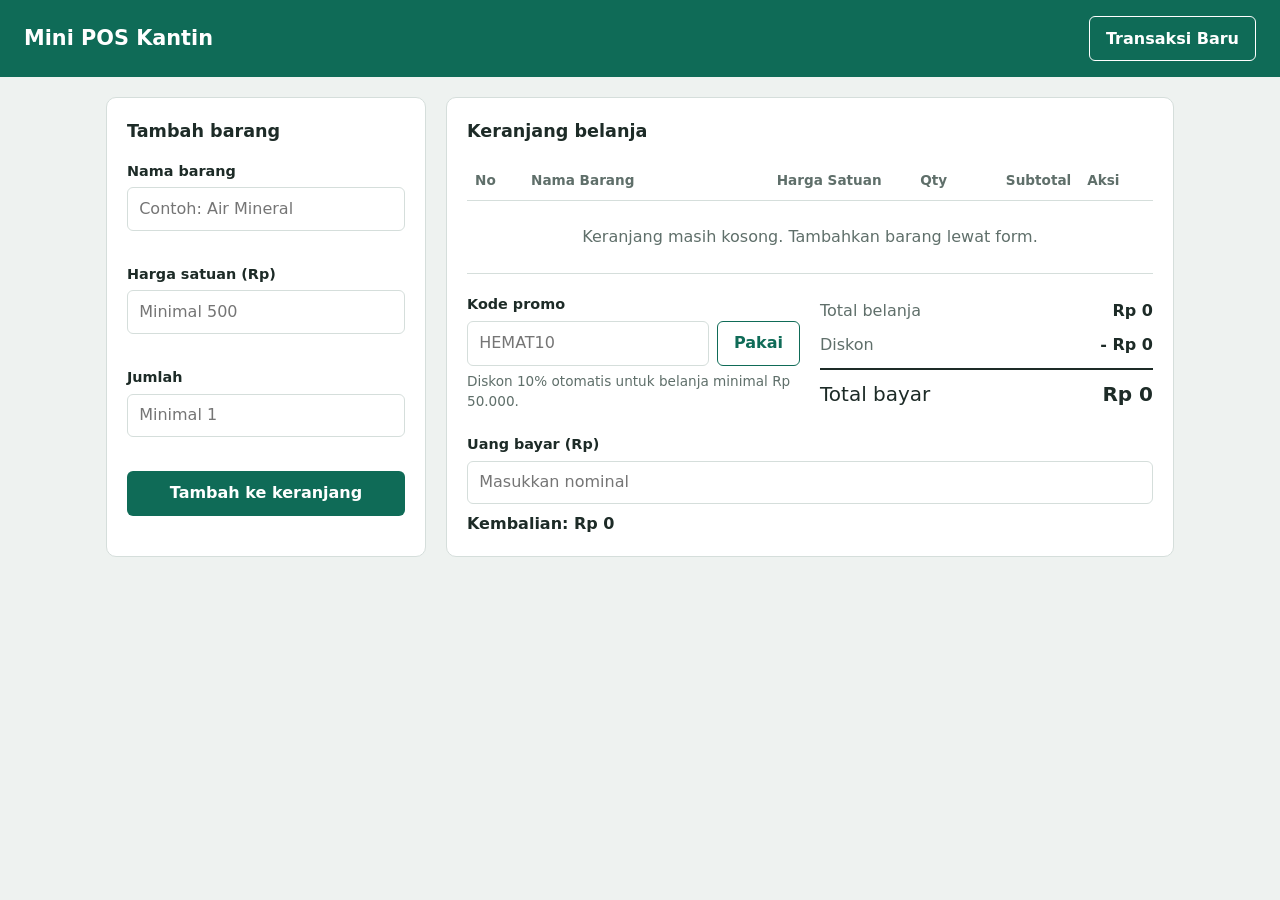
<file: ataliesalsabila_123140027_pertemuan1/index.html>
<!DOCTYPE html>
<html lang="id">
<head>
  <meta charset="UTF-8">
  <meta name="viewport" content="width=device-width, initial-scale=1">
  <title>Mini POS Kantin Kampus</title>
  <link rel="stylesheet" href="style.css">
</head>
<body>
  <header class="topbar">
    <h1>Mini POS Kantin</h1>
    <button id="btnReset" class="btn btn-ghost" type="button">Transaksi Baru</button>
  </header>

  <main class="layout">
    <section class="panel" aria-labelledby="judulForm">
      <h2 id="judulForm">Tambah barang</h2>
      <form id="formBarang" novalidate>
        <div class="field">
          <label for="nama">Nama barang</label>
          <input id="nama" type="text" placeholder="Contoh: Air Mineral" autocomplete="off">
          <p class="error" id="errNama" role="alert"></p>
        </div>
        <div class="field">
          <label for="harga">Harga satuan (Rp)</label>
          <input id="harga" type="number" placeholder="Minimal 500" inputmode="numeric">
          <p class="error" id="errHarga" role="alert"></p>
        </div>
        <div class="field">
          <label for="qty">Jumlah</label>
          <input id="qty" type="number" placeholder="Minimal 1" inputmode="numeric">
          <p class="error" id="errQty" role="alert"></p>
        </div>
        <button class="btn btn-primary" type="submit">Tambah ke keranjang</button>
      </form>
    </section>

    <section class="panel wide" aria-labelledby="judulKeranjang">
      <h2 id="judulKeranjang">Keranjang belanja</h2>
      <div class="table-wrap">
        <table>
          <thead>
            <tr><th>No</th><th>Nama Barang</th><th class="num">Harga Satuan</th><th class="num">Qty</th><th class="num">Subtotal</th><th>Aksi</th></tr>
          </thead>
          <tbody id="isiKeranjang"></tbody>
        </table>
      </div>

      <div class="summary">
        <div class="promo">
          <label for="kupon">Kode promo</label>
          <div class="promo-row">
            <input id="kupon" type="text" placeholder="HEMAT10" autocomplete="off">
            <button id="btnKupon" class="btn btn-ghost" type="button">Pakai</button>
          </div>
          <p class="hint" id="infoKupon"></p>
        </div>

        <dl class="totals">
          <div><dt>Total belanja</dt><dd id="totalBelanja">Rp 0</dd></div>
          <div><dt>Diskon</dt><dd id="nominalDiskon">Rp 0</dd></div>
          <div class="grand"><dt>Total bayar</dt><dd id="totalAkhir">Rp 0</dd></div>
        </dl>

        <div class="pay">
          <label for="uangBayar">Uang bayar (Rp)</label>
          <input id="uangBayar" type="number" placeholder="Masukkan nominal" inputmode="numeric">
          <p class="kembalian" id="infoKembalian">Kembalian: Rp 0</p>
        </div>
      </div>
    </section>
  </main>

  <script src="script.js"></script>
</body>
</html>
</file>
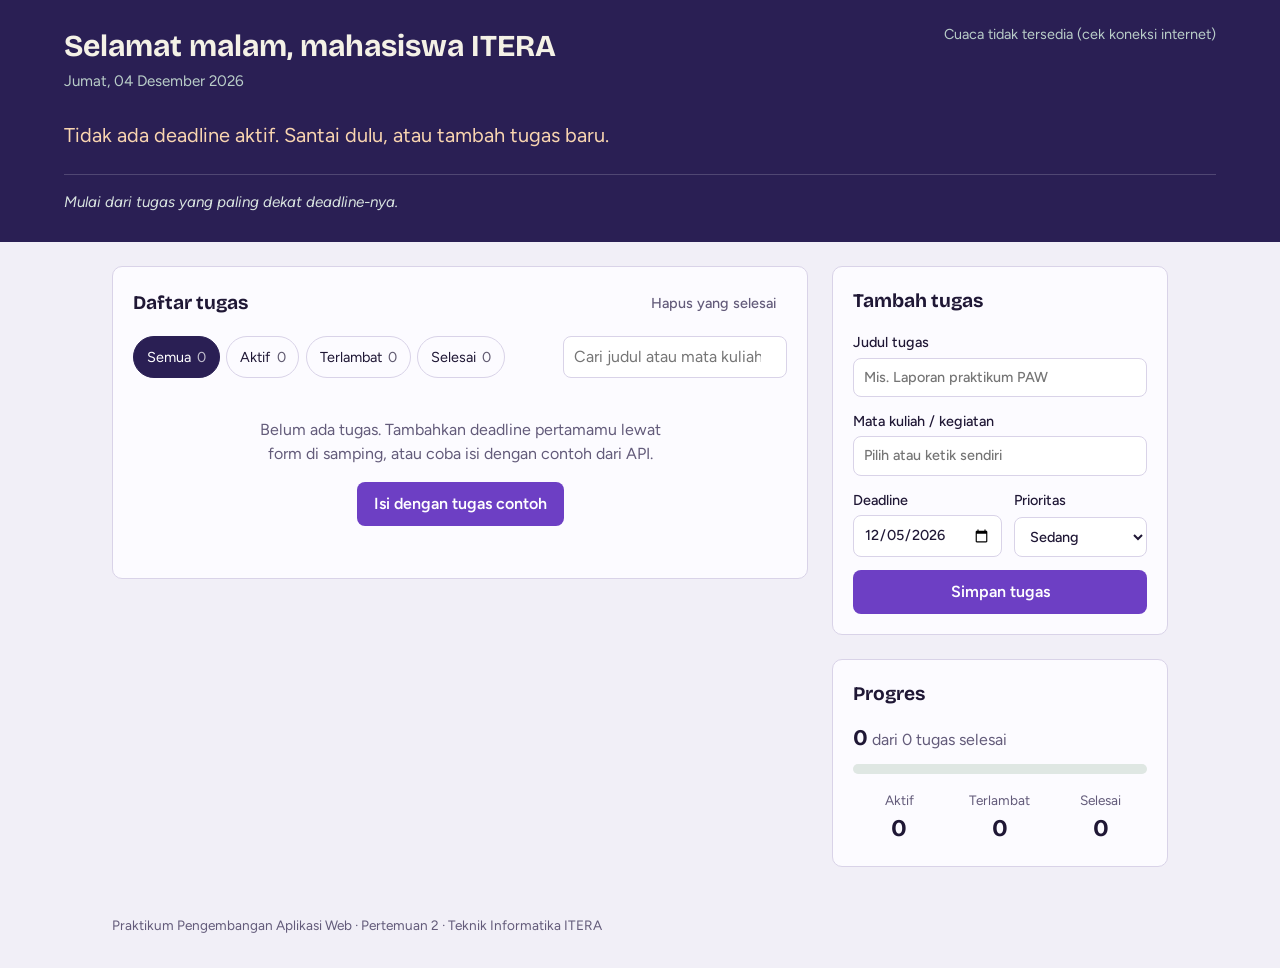
<file: ataliesalsabila_123140027_pertemuan2/index.html>
<!DOCTYPE html>
<html lang="id">
<head>
  <meta charset="UTF-8">
  <meta name="viewport" content="width=device-width, initial-scale=1.0">
  <title>Pos Tugas ITERA — Personal Dashboard</title>
  <link rel="preconnect" href="https://fonts.googleapis.com">
  <link rel="preconnect" href="https://fonts.gstatic.com" crossorigin>
  <link href="https://fonts.googleapis.com/css2?family=Bricolage+Grotesque:opsz,wght@12..96,500;12..96,700&family=Figtree:wght@400;500;600&display=swap" rel="stylesheet">
  <link rel="stylesheet" href="css/style.css">
</head>
<body>
  <header class="masthead">
    <div class="masthead-top">
      <div>
        <h1 id="greeting" class="greeting">Pos Tugas</h1>
        <p id="today" class="today"></p>
      </div>
      <div id="weather" class="weather" aria-live="polite">Memuat cuaca…</div>
    </div>

    <section id="nextUp" class="next-up" aria-label="Deadline terdekat"></section>

    <figure class="quote">
      <blockquote id="quoteText">Memuat kutipan…</blockquote>
      <figcaption id="quoteAuthor"></figcaption>
    </figure>
  </header>

  <main class="layout">
    <section class="panel" aria-labelledby="taskHeading">
      <div class="panel-head">
        <h2 id="taskHeading">Daftar tugas</h2>
        <button id="clearDoneBtn" class="btn btn-quiet" type="button">Hapus yang selesai</button>
      </div>

      <div class="toolbar">
        <div id="filters" class="filters" role="group" aria-label="Filter status tugas"></div>
        <label class="search">
          <span class="sr-only">Cari tugas</span>
          <input id="searchInput" type="search" placeholder="Cari judul atau mata kuliah">
        </label>
      </div>

      <ul id="taskList" class="task-list"></ul>
    </section>

    <aside class="side">
      <section class="panel" aria-labelledby="formHeading">
        <h2 id="formHeading">Tambah tugas</h2>
        <form id="taskForm" class="form" autocomplete="off">
          <label>Judul tugas
            <input name="title" type="text" required maxlength="80" placeholder="Mis. Laporan praktikum PAW">
          </label>
          <label>Mata kuliah / kegiatan
            <input name="course" type="text" list="courseList" maxlength="50" placeholder="Pilih atau ketik sendiri">
            <datalist id="courseList"></datalist>
          </label>
          <div class="form-row">
            <label>Deadline
              <input name="deadline" id="deadlineInput" type="date" required>
            </label>
            <label>Prioritas
              <select name="priority">
                <option value="tinggi">Tinggi</option>
                <option value="sedang" selected>Sedang</option>
                <option value="rendah">Rendah</option>
              </select>
            </label>
          </div>
          <button class="btn btn-primary" type="submit">Simpan tugas</button>
        </form>
      </section>

      <section class="panel" aria-labelledby="progressHeading">
        <h2 id="progressHeading">Progres</h2>
        <div id="stats"></div>
      </section>
    </aside>
  </main>

  <p id="notice" class="notice" role="status" aria-live="polite"></p>

  <dialog id="editDialog" class="dialog" aria-labelledby="editHeading">
    <form id="editForm" class="form">
      <h2 id="editHeading">Ubah tugas</h2>
      <input type="hidden" name="id">
      <label>Judul tugas
        <input name="title" type="text" required maxlength="80">
      </label>
      <label>Mata kuliah / kegiatan
        <input name="course" type="text" list="courseList" maxlength="50">
      </label>
      <div class="form-row">
        <label>Deadline
          <input name="deadline" type="date" required>
        </label>
        <label>Prioritas
          <select name="priority">
            <option value="tinggi">Tinggi</option>
            <option value="sedang">Sedang</option>
            <option value="rendah">Rendah</option>
          </select>
        </label>
      </div>
      <div class="dialog-actions">
        <button id="editCancel" class="btn btn-quiet" type="button">Batal</button>
        <button class="btn btn-primary" type="submit">Simpan perubahan</button>
      </div>
    </form>
  </dialog>

  <footer class="footer">
    <p>Praktikum Pengembangan Aplikasi Web · Pertemuan 2 · Teknik Informatika ITERA</p>
  </footer>

  <!-- type="module" wajib agar import/export ES6 berjalan di browser -->
  <script type="module" src="js/main.js"></script>
</body>
</html>
</file>
<file: ataliesalsabila_123140027_pertemuan1/style.css>
:root{
  --bg:#eef2f0; --panel:#fff; --ink:#1d2b27; --muted:#5f6f6a;
  --line:#d5dedb; --brand:#0f6b57; --brand-dark:#0a4f40;
  --danger:#c62828; --ok:#1b7a3e;
}
*{box-sizing:border-box}
body{margin:0;background:var(--bg);color:var(--ink);font-family:"Segoe UI",system-ui,sans-serif;line-height:1.5}
.topbar{display:flex;justify-content:space-between;align-items:center;padding:1rem 1.5rem;background:var(--brand);color:#fff}
.topbar h1{margin:0;font-size:1.3rem}
.layout{display:grid;grid-template-columns:320px 1fr;gap:1.25rem;max-width:1100px;margin:1.25rem auto;padding:0 1rem}
.panel{background:var(--panel);border:1px solid var(--line);border-radius:10px;padding:1.25rem}
.panel h2{margin:0 0 1rem;font-size:1.1rem}
.field{margin-bottom:.9rem}
label{display:block;font-weight:600;font-size:.9rem;margin-bottom:.3rem}
input{width:100%;padding:.55rem .7rem;border:1px solid var(--line);border-radius:6px;font:inherit}
input:focus-visible,.btn:focus-visible{outline:3px solid #8fd1c0;outline-offset:1px}
input.invalid{border-color:var(--danger)}
.error{color:var(--danger);font-size:.85rem;margin:.25rem 0 0;min-height:1.1em}
.btn{padding:.6rem 1rem;border-radius:6px;border:1px solid transparent;font:inherit;font-weight:600;cursor:pointer}
.btn-primary{background:var(--brand);color:#fff;width:100%}
.btn-primary:hover{background:var(--brand-dark)}
.btn-ghost{background:transparent;border-color:currentColor;color:var(--brand)}
.topbar .btn-ghost{color:#fff}
.btn-danger{background:#fff;color:var(--danger);border-color:var(--danger);padding:.3rem .7rem}
.btn-danger:hover{background:var(--danger);color:#fff}
.table-wrap{overflow-x:auto}
table{width:100%;border-collapse:collapse;min-width:520px}
th,td{padding:.6rem .5rem;border-bottom:1px solid var(--line);text-align:left}
th{font-size:.85rem;color:var(--muted)}
.num{text-align:right;font-variant-numeric:tabular-nums}
.empty{text-align:center;color:var(--muted);padding:1.5rem}
.summary{display:grid;grid-template-columns:1fr 1fr;gap:1.25rem;margin-top:1.25rem}
.promo-row{display:flex;gap:.5rem}
.hint{font-size:.85rem;color:var(--muted);margin:.3rem 0 0}
.totals{margin:0;grid-column:2;grid-row:1}
.totals div{display:flex;justify-content:space-between;padding:.3rem 0}
.totals dt{color:var(--muted)} .totals dd{margin:0;font-weight:600}
.totals .grand{border-top:2px solid var(--ink);margin-top:.4rem;padding-top:.6rem;font-size:1.25rem}
.totals .grand dt{color:var(--ink)}
.pay{grid-column:1 / -1}
.kembalian{font-weight:700;margin:.5rem 0 0}
.kembalian.ok{color:var(--ok)} .kembalian.kurang{color:var(--danger)}
@media (max-width:800px){
  .layout{grid-template-columns:1fr}
  .summary{grid-template-columns:1fr}
  .totals{grid-column:auto;grid-row:auto}
}
</file>
<file: ataliesalsabila_123140027_pertemuan2/css/style.css>
/* css/style.css — Pos Tugas ITERA */

:root {
  --paper: #f1eff7;
  --surface: #fcfbff;
  --ink: #1f1735;
  --muted: #635b7a;
  --line: #d9d3e8;
  --pine: #2a1f54;
  --sand: #f9d5b0;
  --accent: #6d3fc4;
  --late: #b3261e;
  --ok: #2e7d4f;
  --radius: 10px;
  --font-display: "Bricolage Grotesque", "Segoe UI", system-ui, sans-serif;
  --font-body: "Figtree", system-ui, -apple-system, "Segoe UI", sans-serif;
}

*, *::before, *::after { box-sizing: border-box; }

body {
  margin: 0;
  background: var(--paper);
  color: var(--ink);
  font-family: var(--font-body);
  font-size: 1rem;
  line-height: 1.5;
}

h1, h2, p, figure, blockquote, dl, dd { margin: 0; }
ul { margin: 0; padding: 0; list-style: none; }

.sr-only {
  position: absolute; width: 1px; height: 1px; overflow: hidden;
  clip: rect(0 0 0 0); white-space: nowrap;
}

:focus-visible { outline: 3px solid var(--accent); outline-offset: 2px; }

/* ---------- Masthead ---------- */

.masthead {
  background: var(--pine);
  color: #f4f1e6;
  padding: 1.5rem clamp(1rem, 4vw, 3rem) 1.75rem;
}

.masthead-top {
  display: flex;
  flex-wrap: wrap;
  justify-content: space-between;
  gap: 1rem;
  max-width: 72rem;
  margin: 0 auto;
}

.greeting {
  font-family: var(--font-display);
  font-weight: 700;
  font-size: clamp(1.4rem, 3vw, 1.9rem);
}

.today { color: #b9cdc8; font-size: 0.95rem; }

.weather {
  display: flex;
  flex-direction: column;
  align-items: flex-end;
  font-size: 0.9rem;
  color: #b9cdc8;
}
.weather strong {
  font-family: var(--font-display);
  font-size: 1.6rem;
  color: var(--sand);
  line-height: 1.1;
}

.next-up {
  display: flex;
  flex-wrap: wrap;
  align-items: flex-end;
  gap: 0.5rem 2.5rem;
  max-width: 72rem;
  margin: 1.75rem auto 1.5rem;
}

.count { display: flex; align-items: baseline; gap: 0.75rem; }
.count-value {
  font-family: var(--font-display);
  font-weight: 700;
  font-size: clamp(4.5rem, 14vw, 9rem);
  line-height: 0.9;
  letter-spacing: -0.03em;
  color: var(--sand);
}
.count-unit { font-size: 1.25rem; color: var(--sand); }
.count.is-late .count-value,
.count.is-late .count-unit { color: #ffb4a8; }

.next-detail { padding-bottom: 0.5rem; min-width: 0; }
.next-title {
  font-family: var(--font-display);
  font-weight: 500;
  font-size: clamp(1.4rem, 3vw, 2rem);
  line-height: 1.2;
  overflow-wrap: anywhere;
}
.next-meta { color: #b9cdc8; }
.next-empty { font-size: 1.25rem; color: var(--sand); }

.quote {
  max-width: 72rem;
  margin: 0 auto;
  padding-top: 1rem;
  border-top: 1px solid rgb(255 255 255 / 0.18);
  color: #d9e4e0;
  font-size: 0.95rem;
}
.quote blockquote { max-width: 60ch; font-style: italic; }
.quote figcaption { color: #9fb8b2; font-size: 0.85rem; }

/* ---------- Layout ---------- */

.layout {
  display: grid;
  grid-template-columns: minmax(0, 1fr) 21rem;
  gap: 1.5rem;
  align-items: start;
  max-width: 72rem;
  margin: 1.5rem auto 0;
  padding: 0 clamp(1rem, 4vw, 3rem);
}

.side { display: grid; gap: 1.5rem; }

.panel {
  background: var(--surface);
  border: 1px solid var(--line);
  border-radius: var(--radius);
  padding: 1.25rem;
}

.panel h2 {
  font-family: var(--font-display);
  font-weight: 700;
  font-size: 1.2rem;
}

.panel-head {
  display: flex;
  justify-content: space-between;
  align-items: center;
  gap: 1rem;
  margin-bottom: 1rem;
}

/* ---------- Toolbar ---------- */

.toolbar {
  display: flex;
  flex-wrap: wrap;
  justify-content: space-between;
  gap: 0.75rem;
  margin-bottom: 0.5rem;
}

.filters { display: flex; flex-wrap: wrap; gap: 0.4rem; }

.chip {
  font: inherit;
  font-size: 0.9rem;
  padding: 0.3rem 0.8rem;
  border: 1px solid var(--line);
  border-radius: 999px;
  background: transparent;
  color: var(--ink);
  cursor: pointer;
}
.chip.is-on { background: var(--pine); border-color: var(--pine); color: #fff; }
.chip-count { opacity: 0.7; margin-left: 0.15rem; }

.search input { min-width: 14rem; }

/* ---------- Form ---------- */

.form { display: grid; gap: 0.85rem; margin-top: 1rem; }
.form label { display: grid; gap: 0.25rem; font-size: 0.9rem; font-weight: 500; }
.form-row { display: grid; grid-template-columns: 1fr 1fr; gap: 0.75rem; }

input, select {
  font: inherit;
  width: 100%;
  padding: 0.5rem 0.65rem;
  border: 1px solid var(--line);
  border-radius: 8px;
  background: #fff;
  color: var(--ink);
}
input[type="checkbox"] { width: auto; }

/* ---------- Buttons ---------- */

.btn {
  font: inherit;
  font-weight: 600;
  padding: 0.55rem 1rem;
  border-radius: 8px;
  border: 1px solid transparent;
  cursor: pointer;
}
.btn-primary { background: var(--accent); color: #fff; }
.btn-primary:hover { background: #17645a; }
.btn-primary:disabled { opacity: 0.6; cursor: wait; }
.btn-quiet {
  background: transparent;
  color: var(--muted);
  font-weight: 500;
  padding: 0.3rem 0.6rem;
  font-size: 0.9rem;
}
.btn-quiet:hover { background: #e3eae6; color: var(--ink); }
.btn-danger:hover { background: #f6dedb; color: var(--late); }

/* ---------- Daftar tugas ---------- */

.task {
  display: grid;
  grid-template-columns: auto minmax(0, 1fr) auto auto auto;
  align-items: center;
  gap: 0.25rem 0.9rem;
  padding: 0.8rem 0;
  border-top: 1px solid var(--line);
}
.task:first-child { border-top: 0; }

.task-check { width: 1.15rem; height: 1.15rem; accent-color: var(--accent); }

.task-title { font-weight: 600; overflow-wrap: anywhere; }
.task-meta { display: flex; flex-wrap: wrap; gap: 0 0.9rem; color: var(--muted); font-size: 0.88rem; }

.is-selesai .task-title { text-decoration: line-through; color: var(--muted); }
.is-selesai .task-meta { opacity: 0.7; }

.prio { font-size: 0.8rem; font-weight: 600; padding: 0.1rem 0.55rem; border-radius: 6px; }
.prio-tinggi { background: #f6dedb; color: #8a1d16; }
.prio-sedang { background: #f4ead0; color: #6d5410; }
.prio-rendah { background: #dcebe3; color: #1f5a3a; }

.due { font-size: 0.9rem; font-weight: 600; min-width: 6.5rem; text-align: right; }
.due-terlambat { color: var(--late); }
.due-selesai { color: var(--ok); }

.task-actions { display: flex; gap: 0.1rem; }

.empty { padding: 2rem 0.5rem; text-align: center; color: var(--muted); display: grid; gap: 1rem; justify-items: center; }
.empty p { max-width: 42ch; }

/* ---------- Progres ---------- */

.progress-text { margin-top: 0.75rem; color: var(--muted); }
.progress-text strong { color: var(--ink); font-size: 1.4rem; font-family: var(--font-display); }
.progress { height: 10px; margin: 0.6rem 0 1rem; background: #dfe7e3; border-radius: 99px; overflow: hidden; }
.progress-bar { height: 100%; background: var(--accent); transition: width 0.3s ease; }

.stat-list { display: grid; grid-template-columns: repeat(3, 1fr); gap: 0.5rem; text-align: center; }
.stat-list dt { font-size: 0.85rem; color: var(--muted); }
.stat-list dd { font-family: var(--font-display); font-weight: 700; font-size: 1.5rem; }
.stat-list dd.is-late { color: var(--late); }

/* ---------- Dialog, notice, footer ---------- */

.dialog {
  width: min(28rem, calc(100% - 2rem));
  border: 1px solid var(--line);
  border-radius: var(--radius);
  padding: 1.25rem;
  background: var(--surface);
  color: var(--ink);
}
.dialog::backdrop { background: rgb(20 38 43 / 0.5); }
.dialog h2 { font-family: var(--font-display); }
.dialog-actions { display: flex; justify-content: flex-end; gap: 0.5rem; }

.notice {
  position: fixed;
  left: 50%;
  bottom: 1.25rem;
  transform: translateX(-50%);
  background: var(--ink);
  color: #fff;
  padding: 0.6rem 1rem;
  border-radius: 8px;
  font-size: 0.9rem;
  opacity: 0;
  pointer-events: none;
  transition: opacity 0.2s ease;
}
.notice.is-visible { opacity: 1; }

.footer {
  max-width: 72rem;
  margin: 2rem auto 0;
  padding: 1rem clamp(1rem, 4vw, 3rem) 2rem;
  color: var(--muted);
  font-size: 0.85rem;
}

/* ---------- Responsif ---------- */

@media (max-width: 62rem) {
  .layout { grid-template-columns: minmax(0, 1fr); }
  .side { order: -1; }
}

@media (max-width: 40rem) {
  .weather { align-items: flex-start; }
  .task { grid-template-columns: auto minmax(0, 1fr) auto; }
  .prio { display: none; }
  .due { grid-column: 3; min-width: 0; }
  .task-actions { grid-column: 2 / -1; }
  .search input { min-width: 0; }
  .search { flex: 1 1 100%; }
}

@media (prefers-reduced-motion: reduce) {
  * { transition: none !important; }
}
</file>
